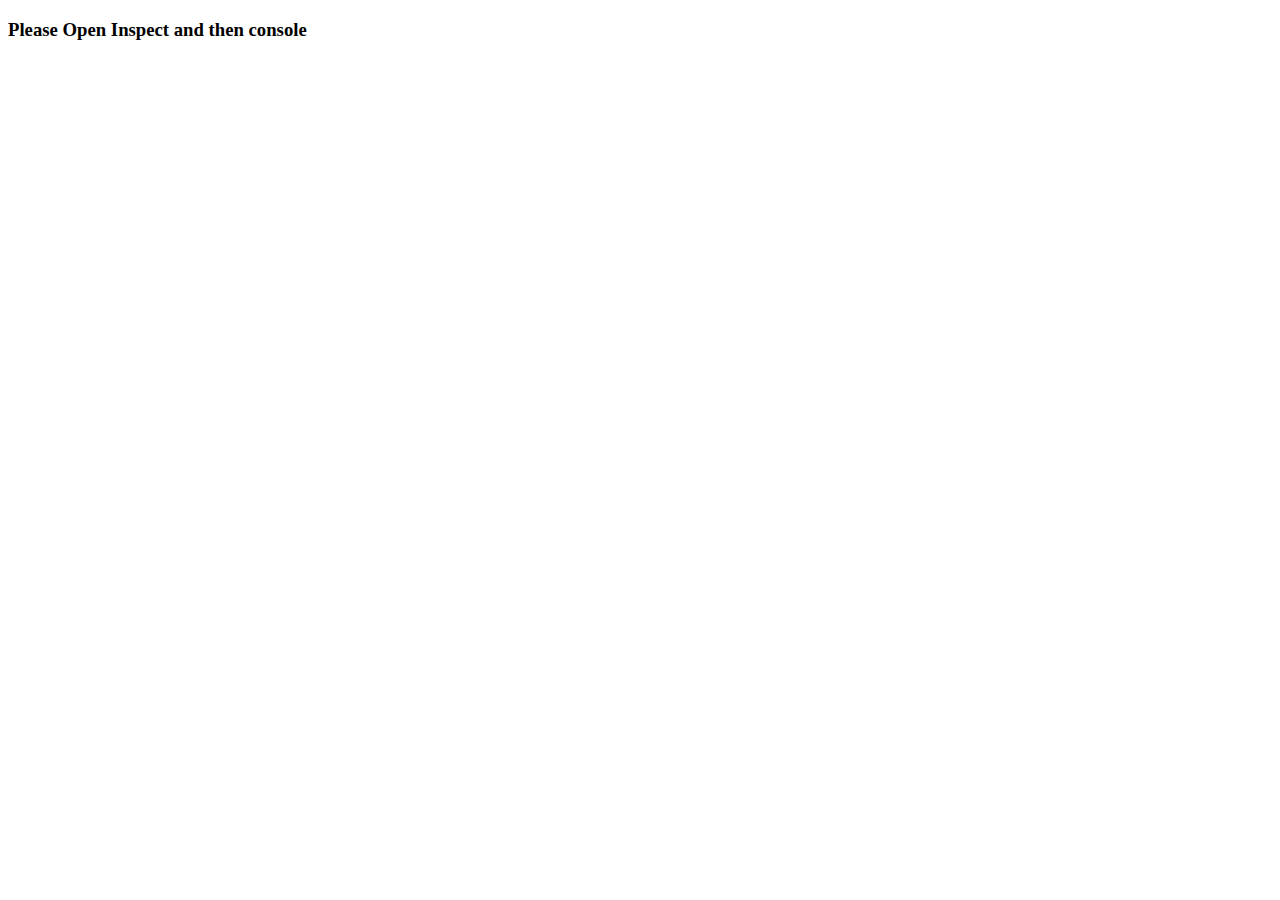
<file: index.html>
<!DOCTYPE html>
<html lang="en">
<head>
    <meta charset="UTF-8">
    <title>Test Console and Promise</title>
</head>
<body>
<h3>Please Open Inspect and then console</h3>
<!--<script src="console.js"></script>-->
<!--<script src="promise_js.js"></script>-->
<script src="promise_js2.js"></script>
<script src="one_more_promise.js"></script>
</body>
</html>
</file>
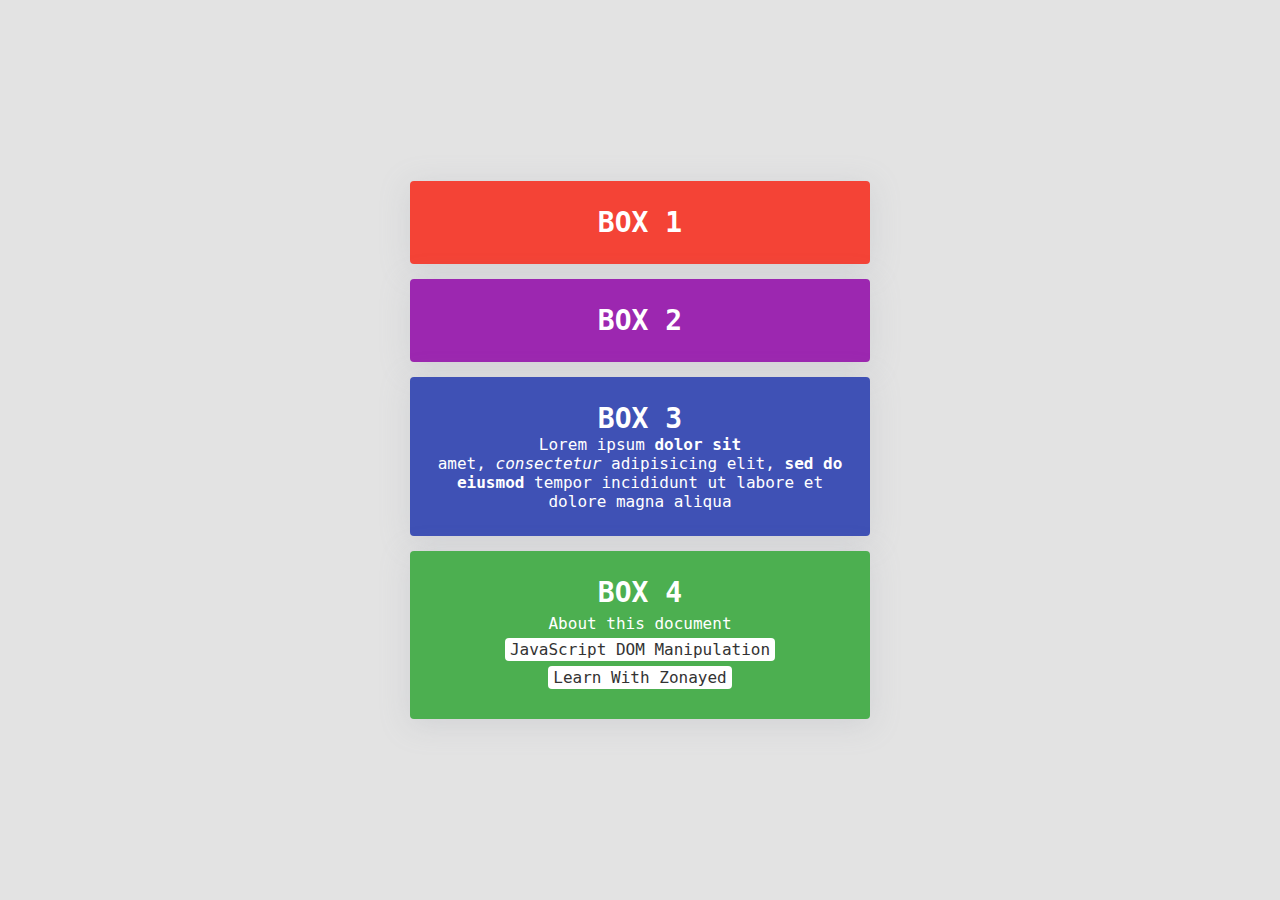
<file: DOM-Game/index.html>
<!DOCTYPE html>
<html lang="en" dir="ltr">
  <head>
    <meta charset="utf-8">
    <title>Selecting Elements - JavaScript DOM Manipulation</title>
    <link rel="stylesheet" href="style.css">
  </head>
  <body>
    <div class="wrapper">
      <div class="boxes">
        <div id="box1" class="box" data-atr="box1" data-extra="attrToRemove">
          <h4>Box 1</h4>
        </div>
        <div id="box2" class="box" data-atr="box2">
          <h4>Box 2</h4>
        </div>
        <div id="box3" class="box" data-atr="box3">
          <h4>Box 3</h4>
          Lorem ipsum <strong>dolor sit</strong>
          <p class="box3-paragraph">amet, <em>consectetur</em> adipisicing elit, <strong>sed do eiusmod</strong> tempor incididunt ut labore et dolore magna aliqua</p>
        </div>
        <div id="box4" class="box" data-atr="box4">
          <h4>Box 4</h4>
          <ul>
            <li>About this document</li>
            <li><a href="#">JavaScript DOM Manipulation</a></li>
            <li><a href="#">Learn With Zonayed</a></li>
          </ul>
        </div>
      </div>
    </div>
    <script src="script.js" charset="utf-8"></script>
  </body>
</html>
</file>
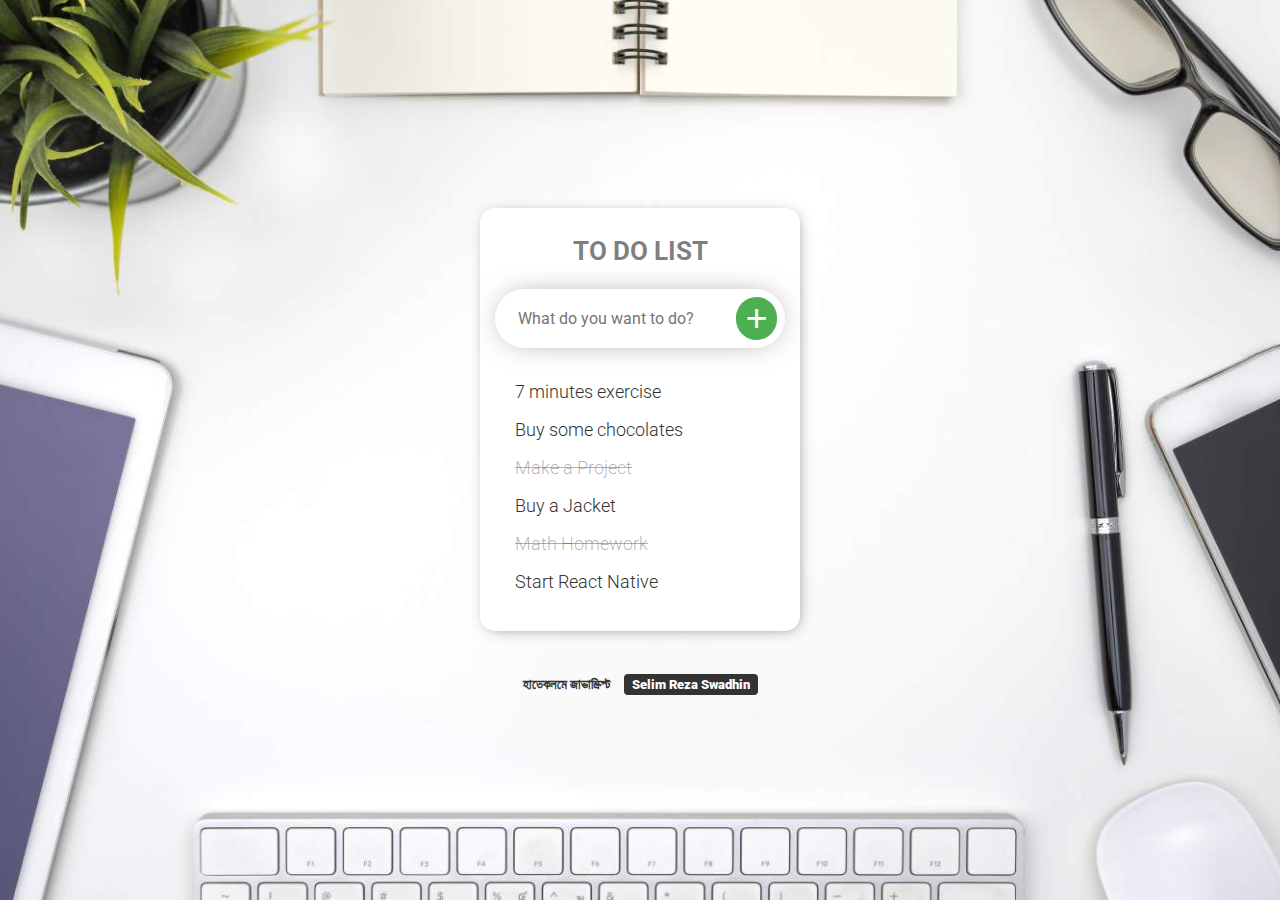
<file: javascript-project-to-do-list/index.html>
<!DOCTYPE html>
<html lang="en" dir="ltr">
  <head>
    <meta charset="utf-8">
    <title>Simple To Do List - Practical JavaScript</title>
    <link rel="stylesheet" href="style.css">
  </head>
  <body>
    <div class="wrapper">
      <div class="todolist">
        <div class="head">
          <h3>To Do List</h3>
          <form class="todo">
            <input type="text" autocomplete="off" name="task" placeholder="What do you want to do?">
            <button type="submit" name="submit">+</button>
          </form>
        </div>
        <div class="body">
          <ul>
            <li><span class="remove">X</span>7 minutes exercise</li>
            <li><span class="remove">X</span>Buy some chocolates</li>
            <li class="done"><span class="remove">X</span>Make a Project</li>
            <li><span class="remove">X</span>Buy a Jacket</li>
            <li class="done"><span class="remove">X</span>Math Homework</li>
            <li><span class="remove">X</span>Start React Native</li>
          </ul>
        </div>
      </div>
      <div class="copyright">
        <ul>
          <li>হাতেকলমে জাভাস্ক্রিপ্ট</li>
          <li><a href="https://selimrezaswadhin.com">Selim Reza Swadhin</a></li>
        </ul>
      </div>
    </div>
    <script src="script.js" charset="utf-8"></script>
  </body>
</html>
</file>
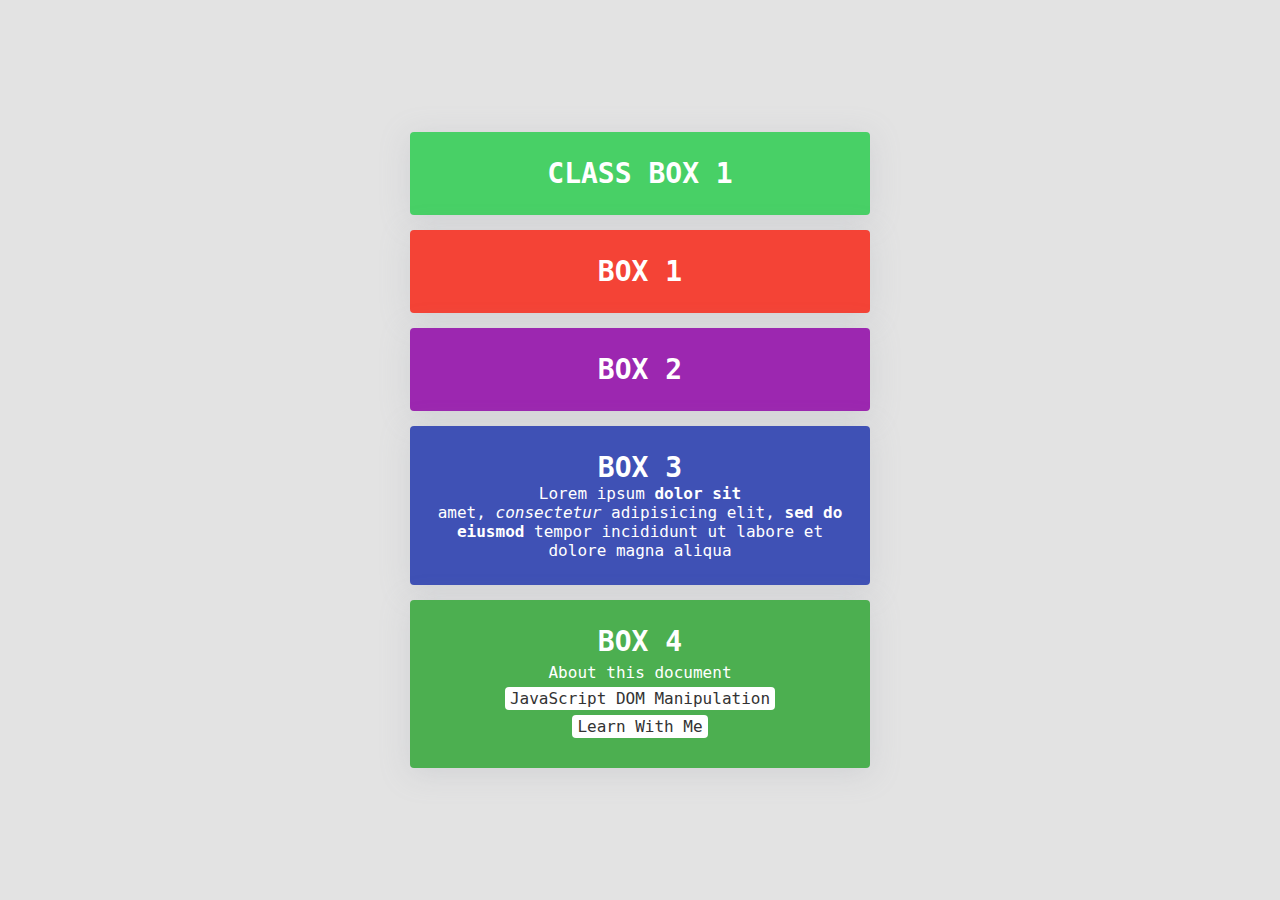
<file: JS-DOM/index.html>
<!DOCTYPE html>
<html lang="en" dir="ltr">
  <head>
    <meta charset="utf-8">
    <title>Selecting Elements - JavaScript DOM Manipulation</title>
    <link rel="stylesheet" href="style.css">
  </head>
  <body>
    <div class="wrapper">
      <div class="boxes">
        <div id="box0" class="box0" data-atr="box0" data-extra="attrToRemovee">
          <h4>Class Box 1</h4>
        </div>
        <div id="box1" class="box" data-atr="box1" data-extra="attrToRemove">
          <h4>Box 1</h4>
        </div>
        <div id="box2" class="box" data-atr="box2">
          <h4>Box 2</h4>
        </div>
        <div id="box3" class="box" data-atr="box3">
          <h4>Box 3</h4>
          Lorem ipsum <strong>dolor sit</strong>
          <p class="box3-paragraph">amet, <em>consectetur</em> adipisicing elit, <strong>sed do eiusmod</strong> tempor incididunt ut labore et dolore magna aliqua</p>
        </div>
        <div id="box4" class="box" data-atr="box4">
          <h4>Box 4</h4>
          <ul>
            <li>About this document</li>
            <li><a href="#">JavaScript DOM Manipulation</a></li>
            <li><a href="#">Learn With Me</a></li>
          </ul>
        </div>
      </div>
    </div>
    <script src="script.js" charset="utf-8"></script>
  </body>
</html>
</file>
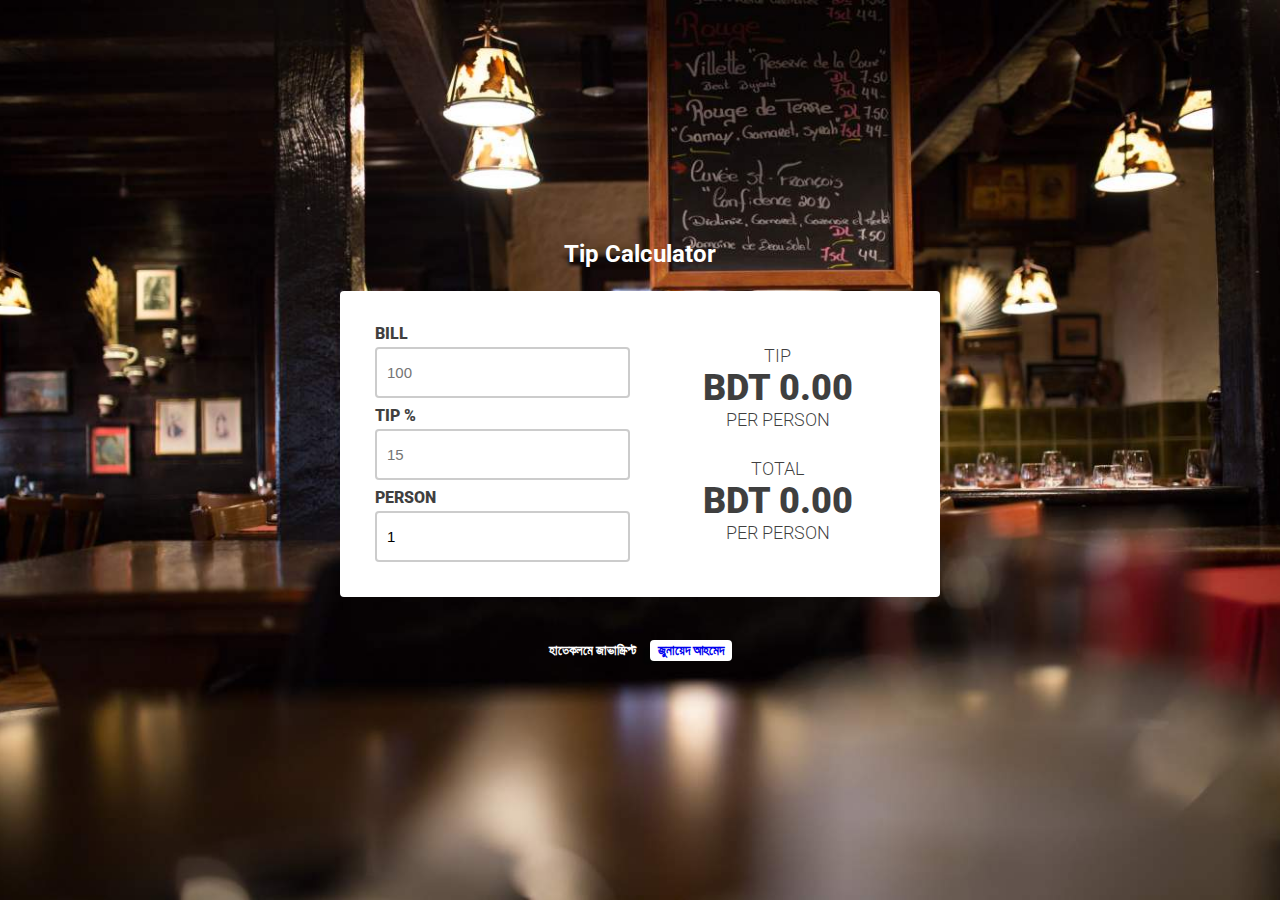
<file: Tip-Calculator/index.html>
<!DOCTYPE html>
<html lang="en" dir="ltr">
  <head>
    <meta charset="utf-8">
    <title>Simple Tip Calculator - Practical JavaScript</title>
    <link rel="stylesheet" href="style.css">
  </head>
  <body>
    <div class="wrapper">
      <div class="header">
        <h2>Tip Calculator</h2>
      </div>
      <div class="calculator">
        <form class="tip-calculator">
          <div class="input-group">
            <label for="bill">Bill</label>
            <input type="text" id="bill" name="bill" placeholder="100">
          </div>
          <div class="input-group">
            <label for="tip">Tip %</label>
            <input type="text" id="tip" name="tip" placeholder="15">
          </div>
          <div class="input-group">
            <label for="person">Person</label>
            <input type="text" id="person" name="person" value="1">
          </div>
        </form>
        <div class="result">
          <div class="tip_per_person">
            <p>Tip</p>
            <p class="amount_tip">BDT <span>0.00</span></p>
            <p>Per Person</p>
          </div>
          <div class="total">
            <p>Total</p>
            <p class="amount_total">BDT <span>0.00</span></p>
            <p>Per Person</p>
          </div>
        </div>
      </div>
      <div class="copyright">
        <ul>
          <li>হাতেকলমে জাভাস্ক্রিপ্ট</li>
          <li><a href="https://www.zonayed.me">জুনায়েদ আহমেদ</a></li>
        </ul>
      </div>
    </div>
    <script src="script-solved.js" charset="utf-8"></script>
  </body>
</html>
</file>
<file: DOM-Game/style.css>
* {
  margin: 0;
  padding: 0;
  box-sizing: border-box;
}

body {
  font-family: 'consolas', monospace;
  background-color: #e3e3e3;
}

.wrapper {
  display: flex;
  margin: 0 auto;
  width: 460px;
  align-items: center;
  min-height: 100vh;
}

.boxes {
  width: 100%;
}

.box {
  background-color: #333;
  color: #fff;
  border-radius: 4px;
  margin: 15px 0;
  padding: 25px;
  width: 100%;
  text-align: center;
  -webkit-box-shadow: 0 5px 30px hsla(224,8%,64%,.25);
  box-shadow: 0 5px 30px hsla(224,8%,64%,.25);
}

.box h4 {
  font-weight: bolder;
  text-transform: uppercase;
  font-size: 28px;
}

.box ul {
  list-style: none;
}

.box ul li {
  margin: 5px 0;
}

.box ul li a {
  display: inline-block;
  text-decoration: none;
  background-color: #fff;
  color: #333;
  padding: 2px 5px;
  border-radius: 4px;
}

#box1 {
  background-color: #F44336;
}

#box2 {
  background-color: #9C27B0;
}

#box3 {
  background-color: #3F51B5;
}

#box4 {
  background-color: #4CAF50;
}

.black-bg {
  background-color: #000;
}
</file>
<file: javascript-project-to-do-list/style.css>
@import url('https://fonts.googleapis.com/css?family=Roboto:300,400,900');

* {
  box-sizing: border-box;
  margin: 0;
  padding: 0;
}

html, body {
  margin: 0;
  padding: 0;
  line-height: 1;
}

body {
  min-height: 100vh;
  width: 100%;
  font-family: 'Roboto', sans-serif;
  font-weight: 300;
  text-align: center;
  display: flex;
  color: #333;
  align-items: center;
  background-image: url(cover.jpg);
  background-color: #f2f2f2;
  background-size: cover;
  background-position: center;
}

ul {
  list-style: none;
}

body>div {
  flex: 1;
}

.todolist {
  background: #fff;
  padding: 30px 15px;
  width: 320px;
  margin: 0 auto;
  border-radius: 15px;
  box-shadow: 2px 2px 15px -5px rgba(0, 0, 0, 0.5);
}

.head h3 {
  font-size: 26px;
  text-transform: uppercase;
  margin-bottom: 25px;
  color: rgba(0, 0, 0, 0.5);
}

.todo {
  display: flex;
  border-radius: 40px;
  margin-bottom: 25px;
  padding: 8px;
  box-shadow: 0 0 30px -10px rgba(0, 0, 0, 0.5);
}

.todo.error {
  box-shadow: 0 0 30px -5px #F44336;
}

.todo>* {
  flex: 5;
}

.todo input {
  padding: 10px 15px;
  font-family: 'Roboto', sans-serif;
  border: none;
  font-size: 16px;
}

.todo input:focus {
  outline: none;
}

.todo button[name=submit] {
  flex: 1;
  background: #4CAF50;
  font-size: 38px;
  border: none;
  cursor: pointer;
  color: #fff;
  border-radius: 40px;
}

.remove {
  visibility: hidden;
  position: absolute;
  left: 0;
  display: inline-block;
  background: #F44336;
  color: #fff;
  font-size: 13px;
  padding: 2px 5px;
  border-radius: 34px;
  margin-right: 10px;
  cursor: pointer;
  transition: 0.2s all;
}

.body ul {
  padding: 0 20px;
}

.body ul li {
  position: relative;
  font-size: 18px;
  padding: 10px 0;
  text-align: left;
  transition: all 0.5s;
}

.body ul li:hover {
  padding-left: 30px;
}

.body ul li:hover .remove {
  visibility: visible;
}

.body ul li.done {
  color: rgba(0, 0, 0, 0.3);
  text-decoration: line-through;
}

.copyright {
  margin-top: 45px;
}

.copyright ul {
  margin: 0;
  list-style: none;
  padding: 0;
}

.copyright ul li {
  display: inline-block;
  margin: 0 5px;
  font-weight: 900;
  font-size: 13px;
}

.copyright ul li a {
  text-decoration: none;
  padding: 3px 8px;
  border-radius: 4px;
  background: #333;
  color: #fff;
}
</file>
<file: JS-DOM/style.css>
* {
  margin: 0;
  padding: 0;
  box-sizing: border-box;
}

body {
  font-family: 'consolas', monospace;
  background-color: #e3e3e3;
}

.wrapper {
  display: flex;
  margin: 0 auto;
  width: 460px;
  align-items: center;
  min-height: 100vh;
}

.boxes {
  width: 100%;
}
.box0 {
  background-color: #333;
  color: #fff;
  border-radius: 4px;
  margin: 15px 0;
  padding: 25px;
  width: 100%;
  text-align: center;
  -webkit-box-shadow: 0 5px 30px hsla(224,8%,64%,.25);
  box-shadow: 0 5px 30px hsla(224,8%,64%,.25);
}

.box0 h4 {
  font-weight: bolder;
  text-transform: uppercase;
  font-size: 28px;
}

#box0 {
  background-color: #48d066;
}


.box {
  background-color: #333;
  color: #fff;
  border-radius: 4px;
  margin: 15px 0;
  padding: 25px;
  width: 100%;
  text-align: center;
  -webkit-box-shadow: 0 5px 30px hsla(224,8%,64%,.25);
  box-shadow: 0 5px 30px hsla(224,8%,64%,.25);
}

.box h4 {
  font-weight: bolder;
  text-transform: uppercase;
  font-size: 28px;
}

.box ul {
  list-style: none;
}

.box ul li {
  margin: 5px 0;
}

.box ul li a {
  display: inline-block;
  text-decoration: none;
  background-color: #fff;
  color: #333;
  padding: 2px 5px;
  border-radius: 4px;
}

#box1 {
  background-color: #F44336;
}

#box2 {
  background-color: #9C27B0;
}

#box3 {
  background-color: #3F51B5;
}

#box4 {
  background-color: #4CAF50;
}

.black-bg {
  background-color: #000;
}
</file>
<file: Tip-Calculator/style.css>
@import url('https://fonts.googleapis.com/css?family=Roboto:300,400,900');

* {
  box-sizing: border-box;
  margin: 0;
}

html, body {
  margin: 0;
  padding: 0;
  line-height: 1;
}

body {
  min-height: 100vh;
  width: 100%;
  font-family: 'Roboto', sans-serif;
  font-weight: 300;
  text-align: center;
  display: flex;
  align-items: center;
  background: url(cover.jpg);
  background-size: cover;
  background-position: center;
}

body>div {
  flex: 1;
}

.header h2 {
  color: #fff;
  margin-bottom: 25px;
}

.calculator {
  display: flex;
  color: rgba(0, 0, 0, 0.75);
  padding: 25px;
  width: 600px;
  margin: 0 auto;
  border-radius: 4px;
  background: #fff;
}

.calculator>div,
.calculator>form {
  flex: 1;
  padding: 0 10px;
}

.result {
  align-self: center;
}

.tip_per_person {
  border-bottom: solid 1px rgba(255, 255, 255, 0.25);
}

.result div {
  padding: 15px 0;
}

.result div p {
  font-size: 18px;
  text-transform: uppercase;
}

.result div .amount_tip,
.result div .amount_total {
  font-size: 36px;
  font-weight: 900;
  margin: 5px 0;
}

input {
  border: solid 2px rgba(0, 0, 0, 0.2);
  padding: 15px 10px;
  font-size: 15px;
  width: 100%;
  border-radius: 4px;
}

input.err {
  border: solid 2px #F44336;
}

.input-group {
  margin: 10px 0;
}

.input-group label {
  color: rgba(0, 0, 0, 0.75);
  display: block;
  text-align: left;
  font-weight: 900;
  text-transform: uppercase;
  margin-bottom: 5px;
}

.copyright {
  margin-top: 45px;
  color: #fff;
}

.copyright ul {
  margin: 0;
  list-style: none;
  padding: 0;
}

.copyright ul li {
  display: inline-block;
  margin: 0 5px;
  font-weight: 900;
  font-size: 13px;
}

.copyright ul li a {
  text-decoration: none;
  padding: 3px 8px;
  border-radius: 4px;
  background: #fff;
}
</file>
